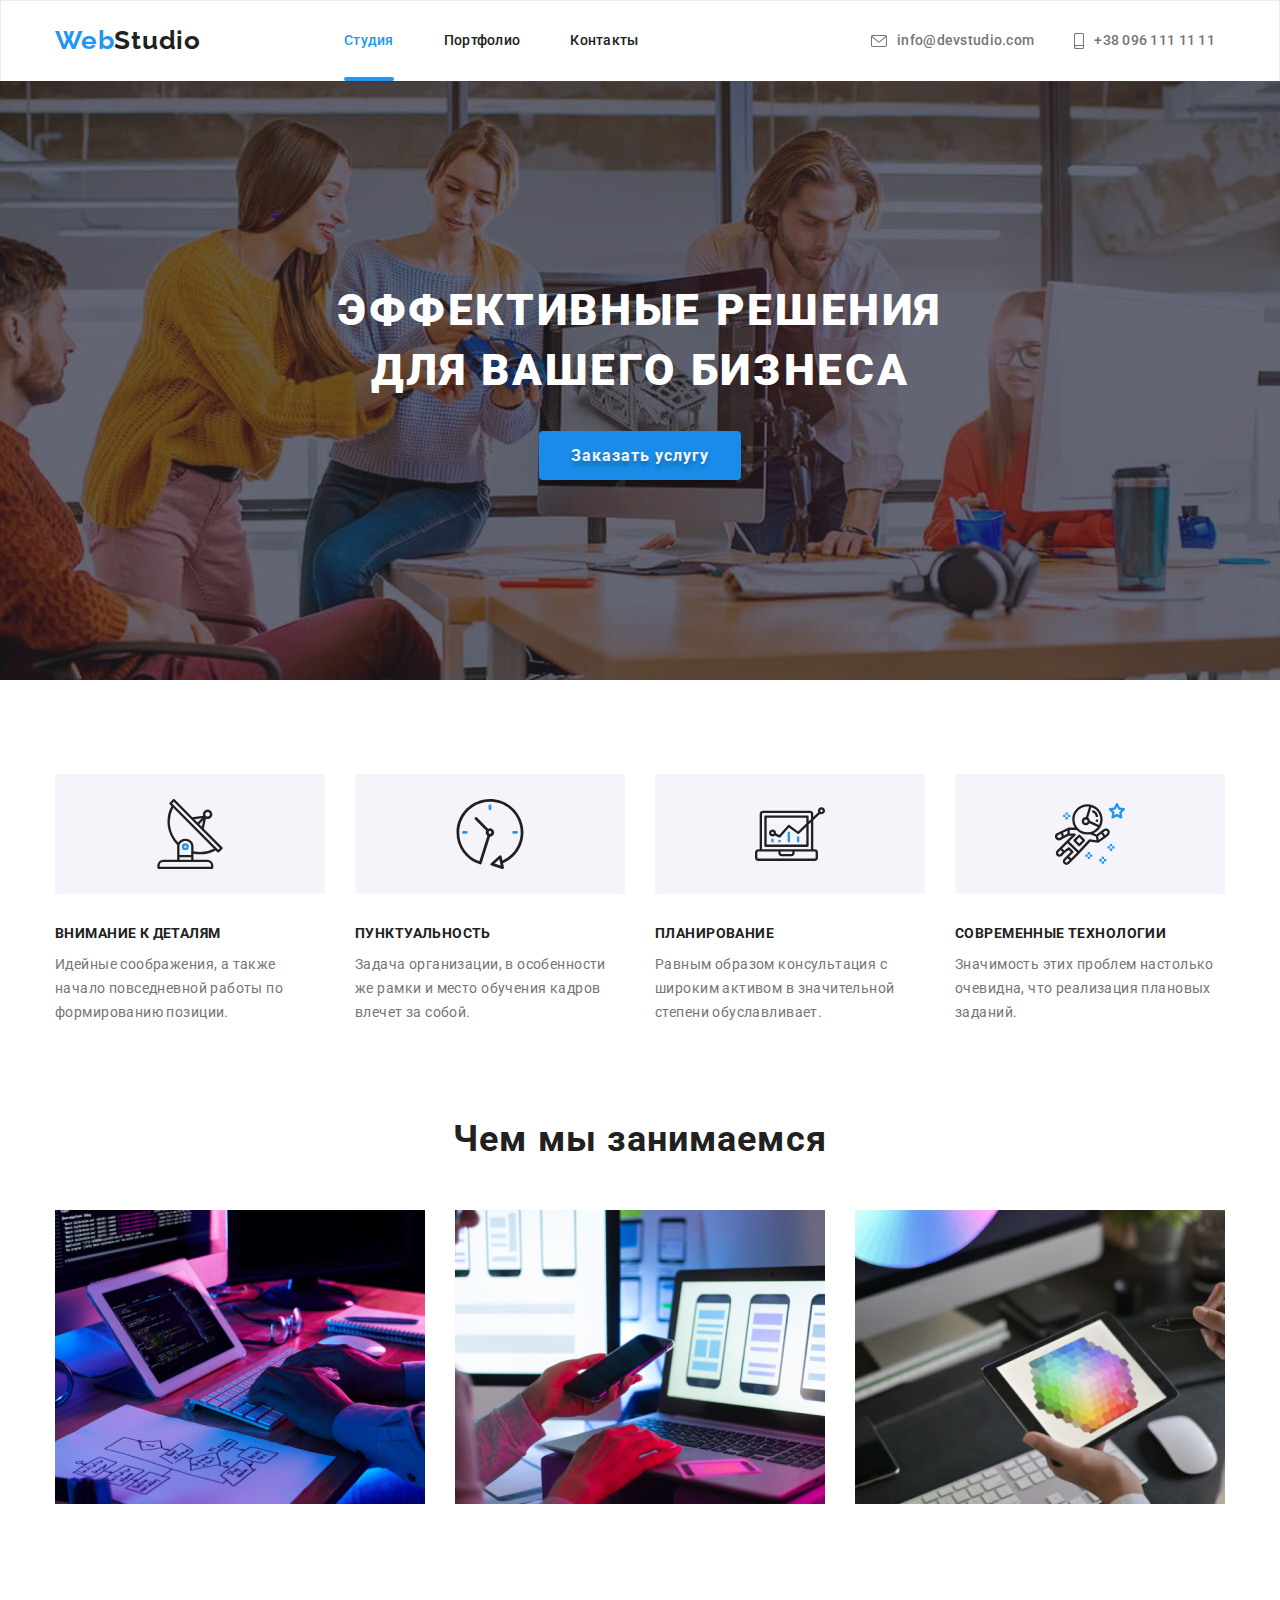
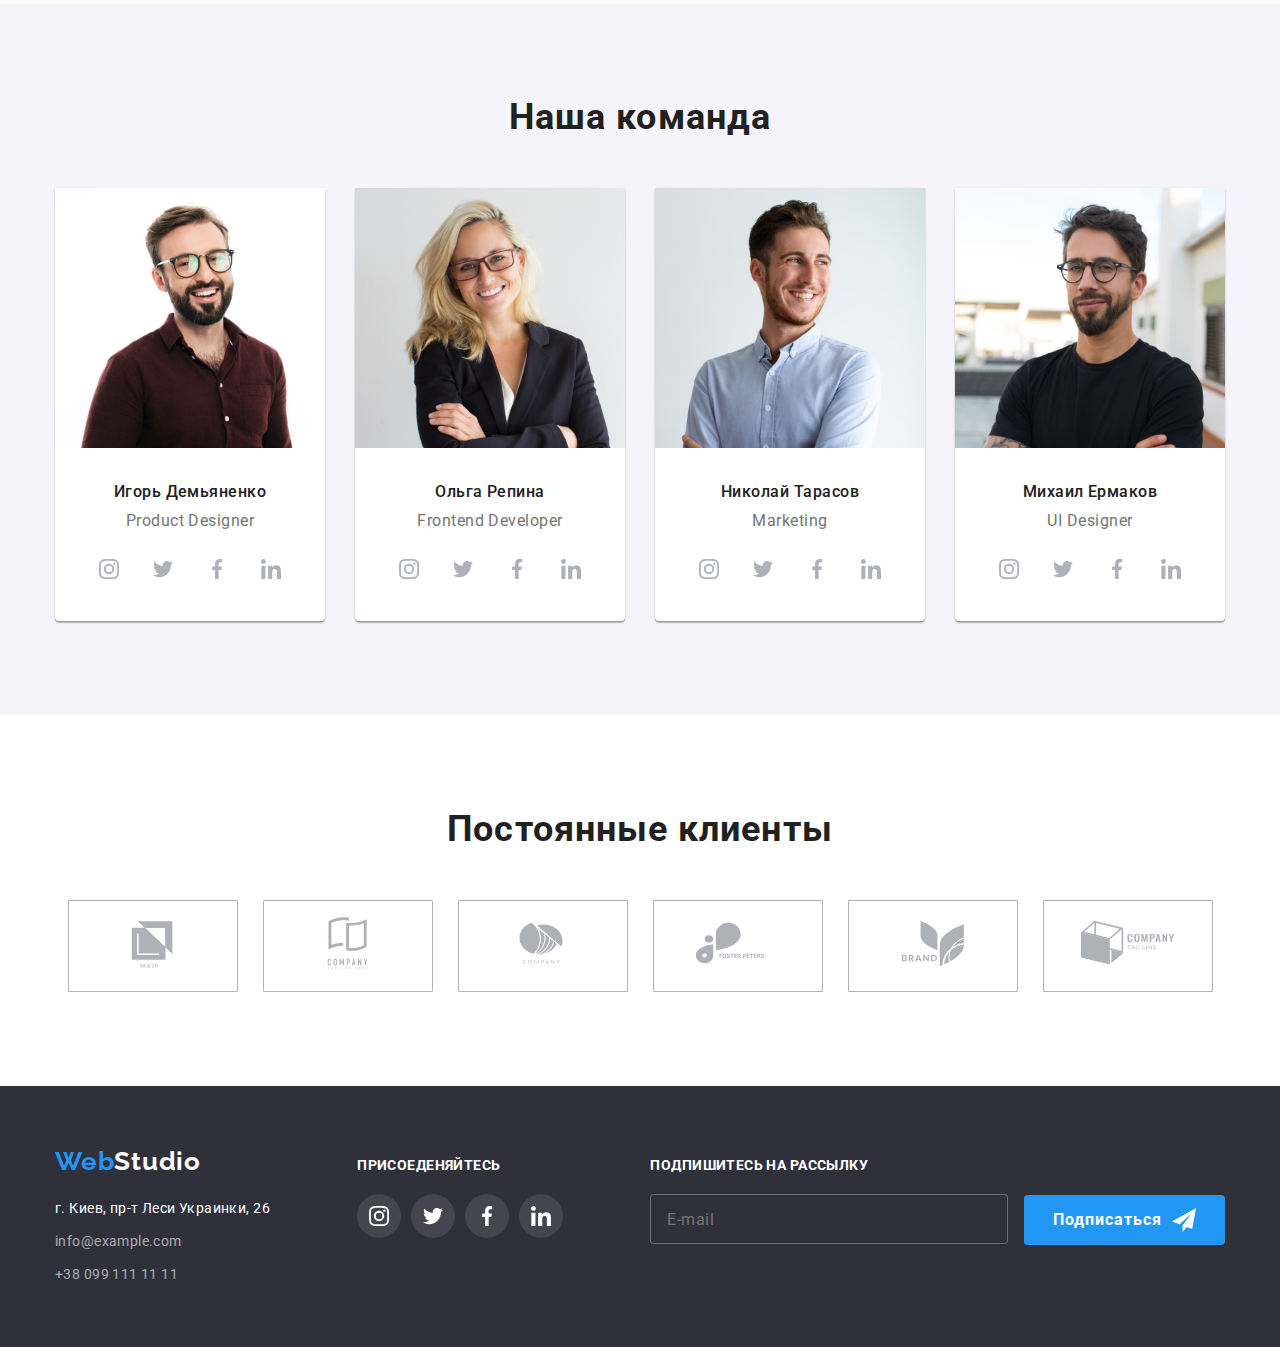
<file: index.html>
<!DOCTYPE html>
<html lang="ru">
<head>
    <meta charset="UTF-8">
    <meta http-equiv="X-UA-Compatible" content="IE=edge">
    <meta name="viewport" content="width=device-width, initial-scale=1.0">
    <title> Студия</title>
    <link rel="preconnect" href="https://fonts.googleapis.com"> 
    <link rel="preconnect" href="https://fonts.gstatic.com" crossorigin> 
    <link href="https://fonts.googleapis.com/css2?family=Raleway:wght@700&family=Roboto:wght@400;500;700;900&display=swap" rel="stylesheet">
    <link rel="stylesheet" href="https://cdnjs.cloudflare.com/ajax/libs/modern-normalize/1.1.0/modern-normalize.min.css">
    <link rel="stylesheet" href="css/style.css">
</head>

<body>
<!-- Header section-->
    <header class="header-section">
        <div class="full-head container">
            <nav class="nav-head">
                <a class="logo" href="index.html"> <span class="logo-web">Web</span>Studio</a>
                <ul class="header-list">
                    <li class="header-item"><a class="home-links current" href="index.html">Студия</a></li>
                    <li class="header-item"><a class="header-links" href="portfolio.html">Портфолио</a></li>
                    <li class="header-item"><a class="header-links" href="">Контакты</a></li>
                </ul>
            </nav> 
                <ul class="list-contacts">
                    <li class="item-contacts">
                        <a class="button-contacts" href="mailto:info@devstudio.com">
                            <svg class="button-svg" width=16px height=12px>
                                <use href="./images/icon/icons.svg#icon-envelope"></use>
                            </svg>
                            info@devstudio.com
                        </a>
                    </li>
                    <li class="item-contacts">
                        <a class="button-contacts" href="tel:+380961111111">
                            <svg class="button-svg" width=10px height=16px>
                                <use href="./images/icon/icons.svg#icon-smartphone"></use>
                            </svg>
                            +38 096 111 11 11
                        </a>
                    </li>
                </ul>
        </div>
           
    </header>

<!--Main section-->

    <main>

    <!--Service order section-->
        <section class="services-section overlay">
            <div class="container">
                           
            <h1 class="services-head">Эффективные решения для вашего бизнеса</h1>
            <button data-modal-open class="services-button" type="button">Заказать услугу</button>
            </div>
        </section>

    <!--Characteristics section-->
        <section class="characteristics-section">
            <div class="container">
            <h2 class="hidden">Преимущества</h2>
                <ul class="characteristics-list">
                    <li class="item">
                        <div class="characteristics-button">
                            <svg class="characteristics-svg" width=70px height=70px>
                                <use href="./images/icon/icons.svg#icon-antenna"></use>
                            </svg>
                        </div>
                        <h3 class="characteristics-head">Внимание к деталям</h3>
                        <p class="characteristics-text">Идейные соображения, а также начало повседневной работы по формированию позиции.</p>
                    </li>
                    <li class="item">
                        <div class="characteristics-button">
                            <svg class="characteristics-svg" width=70px height=70px>
                                <use href="./images/icon/icons.svg#icon-clock"></use>
                            </svg>
                        </div>
                        <h3 class="characteristics-head">Пунктуальность</h3>
                        <p class="characteristics-text">Задача организации, в особенности же рамки и место обучения кадров влечет за собой.</p>
                    </li>
                    <li class="item">
                        <div class="characteristics-button">
                            <svg class="characteristics-svg" width=70px height=70px>
                                <use href="./images/icon/icons.svg#icon-diagram"></use>
                            </svg>
                        </div>
                        <h3 class="characteristics-head">Планирование</h3>
                        <p class="characteristics-text">Равным образом консультация с широким активом в значительной степени обуславливает.</p>
                    </li>
                    <li class="item">
                        <div class="characteristics-button">
                            <svg class="characteristics-svg" width=70px height=70px>
                                <use href="./images/icon/icons.svg#icon-astronaut"></use>
                            </svg>
                        </div>
                        <h3 class="characteristics-head">Современные технологии</h3>
                        <p class="characteristics-text">Значимость этих проблем настолько очевидна, что реализация плановых заданий.</p>
                    </li>
                </ul>
            </div>
        </section>
    <!--Catalog section-->
        <section class="catalog-section">
            <div class="container">
                <h2 class="catalog-head">Чем мы занимаемся</h2>
                <ul class="catalog-list">
                    <li class="catalog-item">
                        <div class="catalog-card">
                            <img src="./images/box1.jpg" alt="Програмирование" width="370">
                            <div class="button-cont">
                                <button class="catalog-button">
                                    ДЕСКТОПНЫЕ ПРИЛОЖЕНИЯ
                                </button>
                            </div>
                        </div>
                    </li>
                    <li class="catalog-item">
                        <div class="catalog-card">
                            <img src="./images/box2.jpg" alt="Настройка приложения" width="370">
                            <div class="button-cont">
                                <button class="catalog-button">
                                    МОБИЛЬНЫЕ ПРИЛОЖЕНИЯ
                                </button>
                            </div>
                        </div>
                    </li>
                    <li class="catalog-item">
                        <div class="catalog-card">
                            <img src="./images/box3.jpg" alt="Выбор ццвета" width="370"> 
                            <div class="button-cont">
                                <button class="catalog-button">
                                    ДИЗАЙНЕРСКИЕ РЕШЕНИЯ 
                                </button>
                            </div>
                        </div>
                    </li>
                </ul>
            </div>
        </section>
        
    <!--Team section-->      
        <section class="team-section ">
            <div class="team-block container">
                    <h2 class="team-head">Наша команда</h2>
                <ul class="team-list">
                    <li class="team">
                        <img src="./images/product-designer.jpg" alt="дизайнер продукта" width="270">
                        <div class="card-text">
                            <h3 class="third-head">Игорь Демьяненко</h3>
                            <p class="team-text">Product Designer</p>
                        </div>
                <ul class="social-list">
                            <li class="social-links">
                                <a class="social-button" href="">
                                    <svg class="social-svg" width=20px height=20px>
                                        <use href="./images/icon/icons.svg#icon-instagram"></use>
                                    </svg>
                                </a>
                            </li>
                            <li class="social-links">
                                <a class="social-button" href="">
                                    <svg class="social-svg" width=20px height=20px>
                                        <use href="./images/icon/icons.svg#icon-twitter"></use>
                                    </svg>
                                </a>
                            </li>
                            <li class="social-links">
                                <a class="social-button" href="">
                                    <svg class="social-svg" width=20px height=20px>
                                        <use href="./images/icon/icons.svg#icon-facebook"></use>
                                    </svg>
                                </a>
                            </li>
                            <li class="social-links">
                                <a class="social-button" href="">
                                    <svg class="social-svg" width=20px height=20px>
                                        <use href="./images/icon/icons.svg#icon-linkedin"></use>
                                    </svg>
                                </a>
                            </li>
                        </ul>
                    </li>
                    <li class="team">
                        <img src="./images/frontend-developer.jpg" alt="разработчик внешнего интерфеса" width="270" >
                        <div class="card-text">
                            <h3 class="third-head">Ольга Репина</h3>
                            <p class="team-text">Frontend Developer</p>                          
                        </div>
                        <ul class="social-list">
                            <li class="social-links">
                                <a class="social-button" href="">
                                    <svg class="social-svg" width=20px height=20px>
                                        <use href="./images/icon/icons.svg#icon-instagram"></use>
                                    </svg>
                                </a>
                            </li>
                            <li class="social-links">
                                <a class="social-button" href="">
                                    <svg class="social-svg" width=20px height=20px>
                                        <use href="./images/icon/icons.svg#icon-twitter"></use>
                                    </svg>
                                </a>
                            </li>
                            <li class="social-links">
                                <a class="social-button" href="">
                                    <svg class="social-svg" width=20px height=20px>
                                        <use href="./images/icon/icons.svg#icon-facebook"></use>
                                    </svg>
                                </a>
                            </li>
                            <li class="social-links">
                                <a class="social-button" href="">
                                    <svg class="social-svg" width=20px height=20px>
                                        <use href="./images/icon/icons.svg#icon-linkedin"></use>
                                    </svg>
                                </a>
                            </li>
                        </ul>
                    </li>
                    <li class="team"> 
                        <img src="./images/marketing.jpg" alt="маркетолог" width="270">
                        <div class="card-text">
                            <h3 class="third-head">Николай Тарасов</h3>
                            <p class="team-text"> Marketing</p>
                        </div>
                        <ul class="social-list">
                            <li class="social-links">
                                <a class="social-button" href="">
                                    <svg class="social-svg" width=20px height=20px>
                                        <use href="./images/icon/icons.svg#icon-instagram"></use>
                                    </svg>
                                </a>
                            </li>
                            <li class="social-links">
                                <a class="social-button" href="">
                                    <svg class="social-svg" width=20px height=20px>
                                        <use href="./images/icon/icons.svg#icon-twitter"></use>
                                    </svg>
                                </a>
                            </li>
                            <li class="social-links">
                                <a class="social-button" href="">
                                    <svg class="social-svg" width=20px height=20px>
                                        <use href="./images/icon/icons.svg#icon-facebook"></use>
                                    </svg>
                                </a>
                            </li>
                            <li class="social-links">
                                <a class="social-button" href="">
                                    <svg class="social-svg" width=20px height=20px>
                                        <use href="./images/icon/icons.svg#icon-linkedin"></use>
                                    </svg>
                                </a>
                            </li>
                        </ul>
                        </li>
                    <li class="team">
                        <img src="./images/ui-designer.jpg" alt="дизайнер" width="270">
                        <div class="card-text"> 
                            <h3 class="third-head">Михаил Ермаков</h3>
                            <p class="team-text">UI Designer</p>
                        </div>
                        <ul class="social-list">
                            <li class="social-links">
                                <a class="social-button" href="">
                                    <svg class="social-svg" width=20px height=20px>
                                        <use href="./images/icon/icons.svg#icon-instagram"></use>
                                    </svg>
                                </a>
                            </li>
                            <li class="social-links">
                                <a class="social-button" href="">
                                    <svg class="social-svg" width=20px height=20px>
                                        <use href="./images/icon/icons.svg#icon-twitter"></use>
                                    </svg>
                                </a>
                            </li>
                            <li class="social-links">
                                <a class="social-button" href="">
                                    <svg class="social-svg" width=20px height=20px>
                                        <use href="./images/icon/icons.svg#icon-facebook"></use>
                                    </svg>
                                </a>
                            </li>
                            <li class="social-links">
                                <a class="social-button" href="">
                                    <svg class="social-svg" width=20px height=20px>
                                        <use href="./images/icon/icons.svg#icon-linkedin"></use>
                                    </svg>
                                </a>
                            </li>
                        </ul>
                    </li>
                </ul>
            </div>
        </section>
<!--Regular customer section-->
<section class="customers-section">
    <div class="regular-customers container">
        <h2 class="customers-head">Постоянные клиенты</h2>
        <ul class="customers-list">
            <li class="customers-link">
                <a href="customers-svg">
                    <svg class="" width=106px height=60px>
                        <use href="./images/icon/icons.svg#icon-client"></use>
                    </svg>
                </a>
            </li>
            <li class="customers-link">
                <a href="customers-svg">
                    <svg class="customers-svg" width=106px height=60px>
                        <use href="./images/icon/icons.svg#icon-client2"></use>
                    </svg>
                </a>
            </li>
            <li class="customers-link">
                <a href="customers-svg">
                    <svg class="customers-svg" width=106px height=60px>
                        <use href="./images/icon/icons.svg#icon-client3"></use>
                    </svg>
                </a>
            </li>
            <li class="customers-link">
                <a href="customers-svg">
                    <svg class="" width=106px height=60px>
                        <use href="./images/icon/icons.svg#icon-client4"></use>
                    </svg>
                </a>
            </li>
            <li class="customers-link">
                <a href="customers-svg">
                    <svg class="" width=106px height=60px>
                        <use href="./images/icon/icons.svg#icon-client5"></use>
                    </svg>
                </a>
            </li>
            <li class="customers-link">
                <a href="customers-svg">
                    <svg class="" width=106px height=60px>
                        <use href="./images/icon/icons.svg#icon-client6"></use>
                    </svg>
                </a>
            </li>
        </ul>
    </div>
</section>
    </main>
<!--Footer section-->
    <footer class="footer-section">
        <div class="footer-nav container">
            <div class="double-nav">
                <a class="logo-footer" href="index.html"><span class="logo-web">Web</span>Studio</a>
                    <address class="footer-data"> 
                        <p class="footer-address">г. Киев, пр-т Леси Украинки, 26</p>
                            <a class="footer-contacts" href="mailto:info@example.com">info@example.com</a>
                            <a class="footer-contacts" href="tel:+380991111111">+38 099 111 11 11</a>
                    </address>            
            </div>
                <div class="footer-social">
                    <p class="social-text"> ПРИСОЕДЕНЯЙТЕСЬ</p>
                    <ul class="footer-links">
                        <li class="social-links">
                            <a class="footer-card " href="">
                                <svg class="footer-svg" width=20px height=20px>
                                    <use href="./images/icon/icons.svg#icon-instagram"></use>
                                </svg>
                            </a>
                        </li>
                        <li class="social-links">
                            <a class="footer-card" href="">
                                <svg class="footer-svg" width=20px height=20px>
                                    <use href="./images/icon/icons.svg#icon-twitter"></use>
                                </svg>
                            </a>
                        </li>
                        <li class="social-links">
                            <a class="footer-card" href="">
                                <svg class="footer-svg" width=20px height=20px>
                                    <use href="./images/icon/icons.svg#icon-facebook"></use>
                                </svg>
                            </a>
                        </li>
                        <li class="social-links">
                            <a class="footer-card" href="">
                                <svg class="footer-svg" width=20px height=20px>
                                    <use href="./images/icon/icons.svg#icon-linkedin"></use>
                                </svg>
                            </a>
                        </li>
                    </ul>
                </div>
            
            <div class="footer-sub">
                <p class="social-text">ПOДПИШИТЕСЬ НА РАССЫЛКУ </p>
                <input class="footer-input" type="email" name="email" id="email" placeholder="E-mail">
                <label class="input-text" for="email"></label>
                <button data-modal-open class="button-sub" type="button">Подписаться
                    <svg class="sub-svg" width=24px height=24px >
                        <use href="./images/icon/icons.svg#icon-send"></use>
                    </svg>
                </button>
            </div>
        </div>
    </footer>

<!--Modal form-->   
    <div class="backdrop is-hidden" data-modal>
        <div class="modal">

            <button class="modal-button">
                <svg class="modal-svg" width=18px height=18px data-modal-close      >
                    <use href="./images/icon/icons.svg#icon-close"></use>
                </svg>
                </button>

                <form class="js-speaker-form" autocomplete="on">
                    <p class="form-head" >Оставьте свои данные, мы вам перезвоним</p>
                    <div class="form-list"> 
                        <div class="form-item">
                            <label class="form-name" for="name"> Имя</label>
                            <input class="form-input" type="text" name="name" id="name">
                            <svg class="form-svg" width=18px height=18px>
                                <use href="./images/icon/icons.svg#icon-person"></use>
                            </svg>
                        </div>
                        <div class="form-item">
                            <label class="form-name" for="tel">Телефон </label>
                            <input class="form-input" type="tel" name="tel" id="tel">
                            <svg class="form-svg" width=18px height=18px>
                                <use href="./images/icon/icons.svg#icon-phone"></use>
                            </svg>
                        </div>
                        <div class="form-item">
                            <label class="form-name" for="mail"> Почта</label>
                            <input class="form-input" type="email" name="mail" id="mail">
                            <svg class="form-svg" width=18px height=18px>
                                <use href="./images/icon/icons.svg#icon-email"></use>
                            </svg>
                        </div>
                        <div class="form-item">
                            <label class="form-name" for="comment">Комментарий</label>
                            <textarea class="form-textarea" name="comment" id="comment" cols="30" rows="8" placeholder="Введите текст"></textarea>
                        </div>
                    </div>
                
                        <label class="label">
                            <input class="checkbox" type="checkbox" name="label">
                            <span class="icon"></span>
                            <span>Соглашаюсь с рассылкой и принимаю</span>
                
                            <a class="policy-link" href="">Условия договора</a>
                        </label>                     
                        <button type="submit" class="form-button">Отправить</button>
                </form>
        </div>
    </div>

    <script src="./js/speaker.js"></script>
    <script src="./js/modal.js"></script>
</body>
</html>
</file>
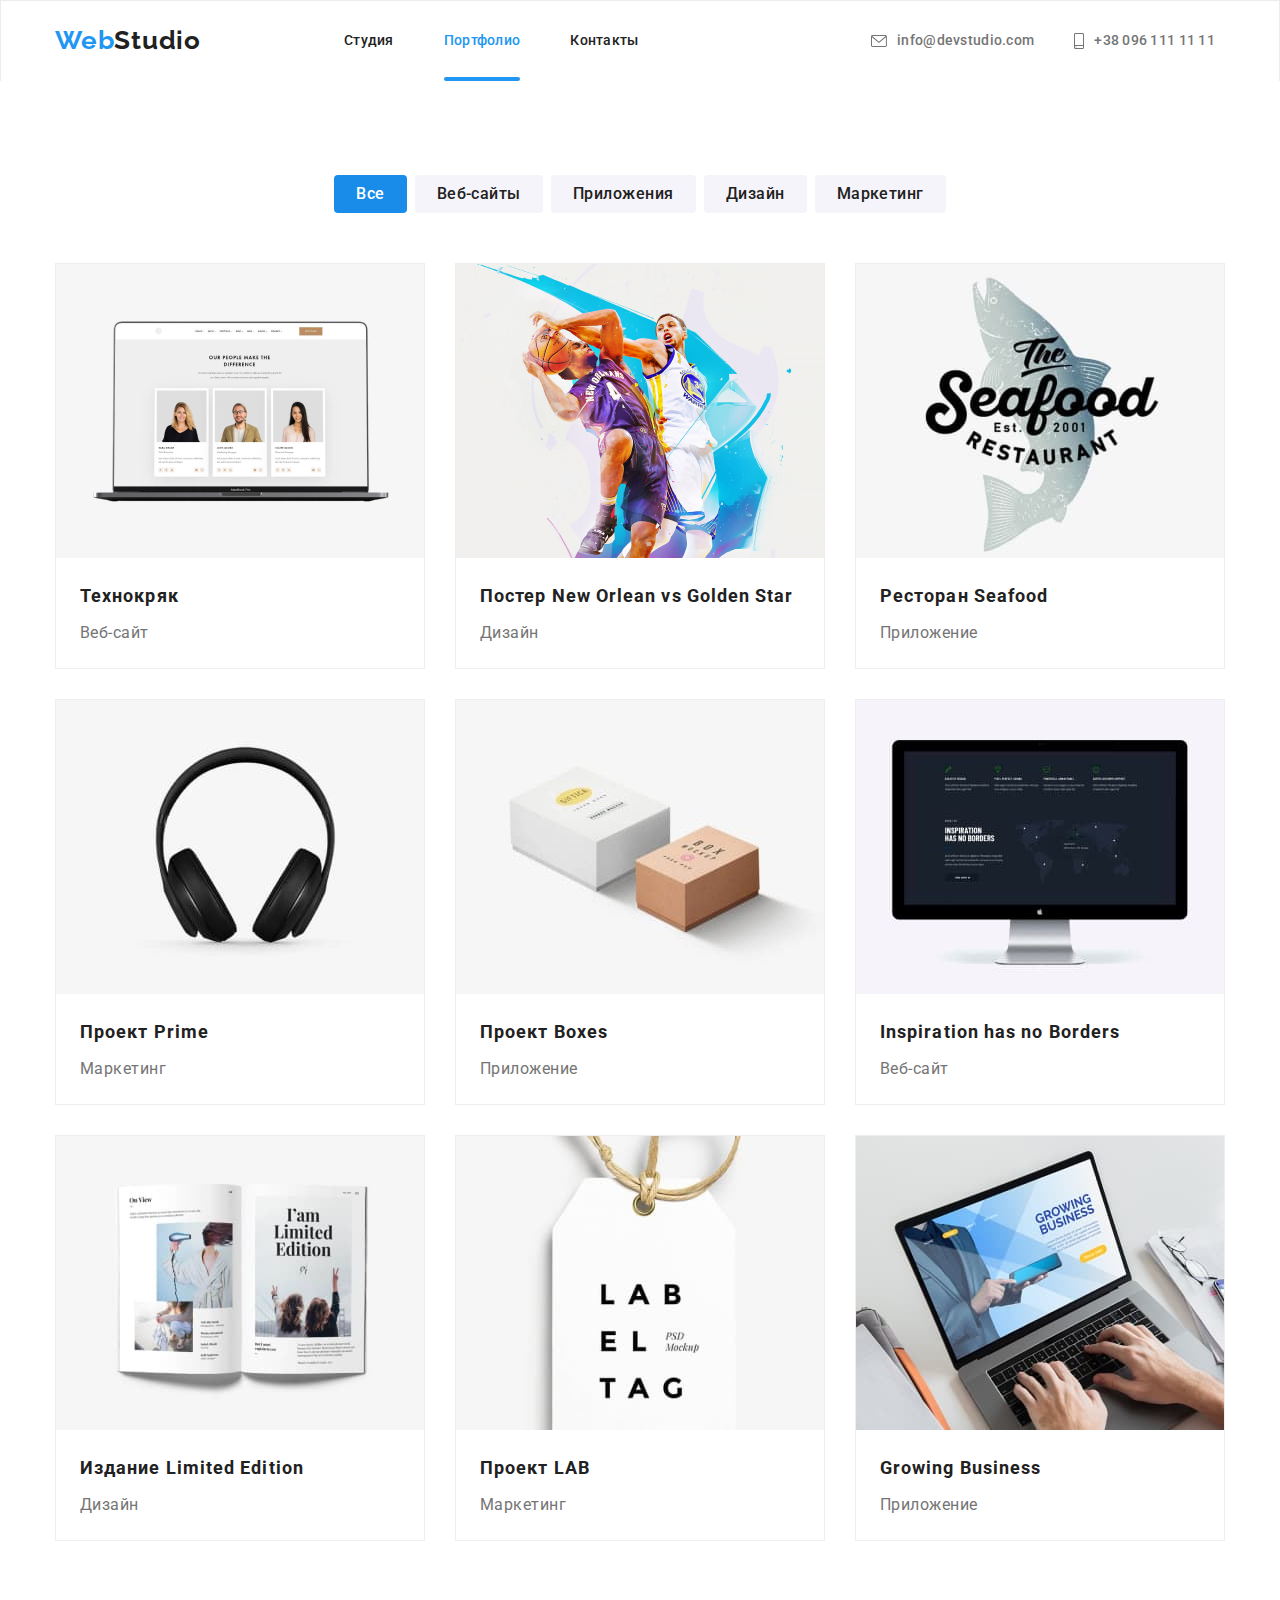
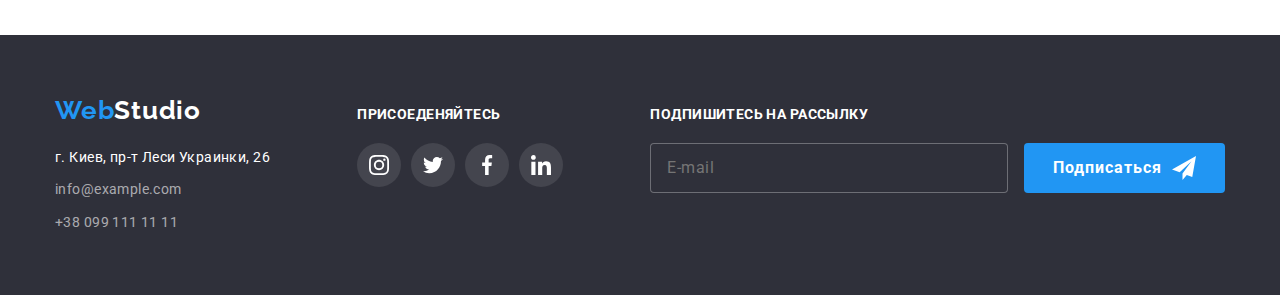
<file: portfolio.html>
<!DOCTYPE html>
<html lang="ru">
<head>
    <meta charset="UTF-8">
    <meta http-equiv="X-UA-Compatible" content="IE=edge">
    <meta name="viewport" content="width=device-width, initial-scale=1.0">
    <title>Портфолио</title>
    <link rel="preconnect" href="https://fonts.googleapis.com"> 
    <link rel="preconnect" href="https://fonts.gstatic.com" crossorigin> 
    <link href="https://fonts.googleapis.com/css2?family=Raleway:wght@700&family=Roboto:wght@400;500;700;900&display=swap" rel="stylesheet">
    <link rel="stylesheet" href="https://cdnjs.cloudflare.com/ajax/libs/modern-normalize/1.1.0/modern-normalize.min.css">
    <link rel="stylesheet" href="css/style.css">
</head>
<body>

<!--Header section-->

<header class="header-section">
    <div class="full-head container">
        <nav class="nav-head">
            <a class="logo" href="index.html"> <span class="logo-web">Web</span>Studio</a>
            <ul class="header-list">
                <li class="header-item"><a class="header-links" href="index.html">Студия</a>
                </li>
                <li class="header-item"><a class="home-links current" href="portfolio.html">Портфолио</a></li>
                <li class="header-item"><a class="header-links" href="">Контакты</a></li>
            </ul>
        </nav>
        <ul class="list-contacts">
            <li class="item-contacts">
                <a class="button-contacts" href="mailto:info@devstudio.com">
                    <svg class="button-svg" width=16px height=12px>
                        <use href="./images/icon/icons.svg#icon-envelope"></use>
                    </svg>
                    info@devstudio.com
                </a>
            </li>
            <li class="item-contacts">
                <a class="button-contacts" href="tel:+380961111111">
                    <svg class="button-svg" width=10px height=16px>
                        <use href="./images/icon/icons.svg#icon-smartphone"></use>
                    </svg>
                    +38 096 111 11 11
                </a>
            </li>
        </ul>
    </div>
</header>

<!--Main section-->
    <main>
        <h1 class="hidden">Услуги</h1>
        <section class="button-link">
            <div class="link-section">
                <h2 class="hidden">Разделы услуг</h2>           
                <ul class="button-list">
                    <li class="item"><button class="main-button current" type="button">Все</button></li>
                    <li class="item"><button class="main-button"  type="button">Веб-сайты</button></li>
                    <li class="item"><button class="main-button" type="button">Приложения</button></li>
                    <li class="item"><button class="main-button" type="button">Дизайн</button></li>
                    <li class="item"><button class="main-button" type="button">Маркетинг</button></li>
                </ul>
                <ul class="section-list container">
                
                    <li class="card">
                        <article class="product-card">                          
                            <div class="product-info">
                                <img src="./images/img1.jpg" alt="Разработка веб-сайтов" width="370">
                                    <div class="product-overlay">
                                        <div class="specificity-product">
                                            <p class="product-text">
                                                Технокряк это современная площадка распространения коронавируса. Компании используют эту платформу для цифрового
                                                шпионажа и атак на защищённые сервера конкурентов.
                                            </p>
                                        </div>
                                    </div>
                                </div>
                                <div class="text-card">
                                    <h3 class="card-head">Технокряк</h3>
                                    <p class="primary-text"> Веб-сайт</p>
                                </div>
                            
                        </article>
                    </li>
                
                    <li class="card">
                        <article class="product-card">
                            <div class="product-info">
                                <img src="./images/img2.jpg" alt="Дизайн постеров" width="370">
                                    <div class="product-overlay">
                                        <div class="specificity-product">
                                            <p class="product-text">
                                                Технокряк это современная площадка распространения коронавируса. Компании используют эту платформу для
                                                цифрового
                                                шпионажа и атак на защищённые сервера конкурентов.
                                            </p>
                                        </div>
                                    </div>
                            </div>
                                <div class="text-card">
                                    <h3 class="card-head">Постер New Orlean vs Golden Star</h3>
                                    <p class="primary-text"> Дизайн</p>
                                </div>
                        </article>
                    </li>
                
                    <li class="card">
                        <article class="product-card">
                            <div class="product-info">
                                <img src="./images/img3.jpg" alt="Разработка приложений" width="370">
                                <div class="product-overlay">
                                    <div class="specificity-product">
                                        <p class="product-text">
                                            Технокряк это современная площадка распространения коронавируса. Компании используют эту платформу для
                                            цифрового
                                            шпионажа и атак на защищённые сервера конкурентов.
                                        </p>
                                    </div>
                                </div>
                            </div>
                            <div class="text-card">
                                <h3 class="card-head"> Ресторан Seafood</h3>
                                <p class="primary-text"> Приложение</p>
                            </div>
                        </article>
                    </li>
                
                    <li class="card">
                        <article class="product-card" >
                            <div class="product-info">
                                <img src="./images/img4.jpg" alt="Маркетинговые услуги" width="370">
                                <div class="product-overlay">
                                    <div class="specificity-product">
                                        <p class="product-text">
                                            Технокряк это современная площадка распространения коронавируса. Компании используют эту платформу для
                                            цифрового
                                            шпионажа и атак на защищённые сервера конкурентов.
                                        </p>
                                    </div>
                                </div>
                            </div>
                            <div class="text-card">
                                <h3 class="card-head">Проект Prime</h3>
                                <p class="primary-text"> Маркетинг</p>
                            </div>
                        </article>
                    </li>
                
                    <li class="card">
                        <article class="product-card">
                            <div class="product-info">
                                <img src="./images/img5.jpg" alt="Разработка приложений" width="370">
                                <div class="product-overlay">
                                    <div class="specificity-product">
                                        <p class="product-text">
                                            Технокряк это современная площадка распространения коронавируса. Компании используют эту платформу для
                                            цифрового
                                            шпионажа и атак на защищённые сервера конкурентов.
                                        </p>
                                    </div>
                                </div>
                            </div>
                            <div class="text-card">
                                <h3 class="card-head">Проект Boxes</h3>
                                <p class="primary-text"> Приложение</p>
                            </div>
                        </article>
                    </li>
                
                    <li class="card">
                        <article class="product-card">
                            <div class="product-info">
                                <img src="./images/img6.jpg" alt="Разработка веб-сайтов" width="370">
                                <div class="product-overlay">
                                    <div class="specificity-product">
                                        <p class="product-text">
                                            Технокряк это современная площадка распространения коронавируса. Компании используют эту платформу для
                                            цифрового
                                            шпионажа и атак на защищённые сервера конкурентов.
                                        </p>
                                    </div>
                                </div>
                            </div>
                            <div class="text-card">
                                <h3 class="card-head">Inspiration has no Borders</h3>
                                <p class="primary-text"> Веб-сайт</p>
                            </div>
                        </article>
                    </li>
                
                    <li class="card">
                        <article class="product-card">
                            <div class="product-info">
                                <img src="./images/img7.jpg" alt="Дизайн книг" width="370">
                                <div class="product-overlay">
                                    <div class="specificity-product">
                                        <p class="product-text">
                                            Технокряк это современная площадка распространения коронавируса. Компании используют эту платформу для
                                            цифрового
                                            шпионажа и атак на защищённые сервера конкурентов.
                                        </p>
                                    </div>
                                </div>
                            </div>
                            <div class="text-card">
                                <h3 class="card-head">Издание Limited Edition</h3>
                                <p class="primary-text"> Дизайн</p>
                            </div>
                        </article>
                    </li>
                
                    <li class="card">
                        <article class="product-card">
                            <div class="product-info">
                                <img src="./images/img8.jpg" alt="Маркетинговые услуги" width="370">
                                <div class="product-overlay">
                                    <div class="specificity-product">
                                        <p class="product-text">
                                            Технокряк это современная площадка распространения коронавируса. Компании используют эту платформу для
                                            цифрового
                                            шпионажа и атак на защищённые сервера конкурентов.
                                        </p>
                                    </div>
                                </div>
                            </div>
                            <div class="text-card">
                                <h3 class="card-head">Проект LAB</h3>
                                <p class="primary-text"> Маркетинг</p>
                            </div>
                        </article>
                    </li>
                
                    <li class="card">
                        <article class="product-card">
                            <div class="product-info">
                                <img src="./images/img9.jpg" alt="Разработка приложений" width="370">
                                <div class="product-overlay">
                                    <div class="specificity-product">
                                        <p class="product-text">
                                            Технокряк это современная площадка распространения коронавируса. Компании используют эту платформу для
                                            цифрового
                                            шпионажа и атак на защищённые сервера конкурентов.
                                        </p>
                                    </div>
                                </div>
                            </div>
                            <div class="text-card">
                                <h3 class="card-head">Growing Business</h3>
                                <p class="primary-text"> Приложение</p>
                            </div>
                        </article>
                    </li>
                </ul>
            </div>
        </section>

    </main>

<!--Footer section-->
   
    <footer class="footer-section">
        <div class="footer-nav container">
            <div class="double-nav">
                <a class="logo-footer" href="index.html"><span class="logo-web">Web</span>Studio</a>
                <address class="footer-data">
                    <p class="footer-address">г. Киев, пр-т Леси Украинки, 26</p>
                    <a class="footer-contacts" href="mailto:info@example.com">info@example.com</a>
                    <a class="footer-contacts" href="tel:+380991111111">+38 099 111 11 11</a>
                </address>
            </div>
            <div class="footer-social">
                <p class="social-text"> ПРИСОЕДЕНЯЙТЕСЬ</p>
                <ul class="footer-links">
                    <li class="social-links">
                        <a class="footer-card " href="">
                            <svg class="footer-svg" width=20px height=20px>
                                <use href="./images/icon/icons.svg#icon-instagram"></use>
                            </svg>
                        </a>
                    </li>
                    <li class="social-links">
                        <a class="footer-card" href="">
                            <svg class="footer-svg" width=20px height=20px>
                                <use href="./images/icon/icons.svg#icon-twitter"></use>
                            </svg>
                        </a>
                    </li>
                    <li class="social-links">
                        <a class="footer-card" href="">
                            <svg class="footer-svg" width=20px height=20px>
                                <use href="./images/icon/icons.svg#icon-facebook"></use>
                            </svg>
                        </a>
                    </li>
                    <li class="social-links">
                        <a class="footer-card" href="">
                            <svg class="footer-svg" width=20px height=20px>
                                <use href="./images/icon/icons.svg#icon-linkedin"></use>
                            </svg>
                        </a>
                    </li>
                </ul>
            </div>
            <div class="footer-sub">
                <p class="social-text">ПOДПИШИТЕСЬ НА РАССЫЛКУ </p>
                <input class="footer-input" type="email" name="email" id="email" placeholder="E-mail">
                <label class="input-text" for="email" ></label>
                <button data-modal-open class="button-sub" type="button">Подписаться
                    <svg class="sub-svg" width=24px height=24px>
                        <use href="./images/icon/icons.svg#icon-send"></use>
                    </svg>
                </button>
            </div>
            </div>

    </footer>
</body>
</html>
</file>
<file: css/style.css>
:root{
    --head-text:#212121;
    --accent-text:#2196F3;
    --primary-text:#757575;
    --primary-color: #FFFFFF;
    --tomato-color: #DD5F18;
    --address-text:color: rgba(255, 255, 255, 0.6);
    --background-button: #188CE8;
    --button-color: #F5F4FA;
    --border-color: #EEEEEE;
    --footer-background:#2F303A;
    --social-link: #AFB1B8;
    --footer-link: #44454E;
    --header-line: #ECECEC;
}
html{
    box-sizing: border-box ;
}
*,
*::before,
*::after {
  box-sizing: border-box;
}

body{
    font-family: 'Raleway', sans-serif;
    font-family: 'Roboto', sans-serif;
    color: var(--primary-text);
}
ul{
    list-style: none;
    padding: 0;
    margin: 0;
}
a{
    text-decoration: none;
}
.container{
    max-width: 1200px;
    margin: 0 auto;
    padding-left: 15px;
    padding-right: 15px;
}
.overlay{
    max-width: 1600px;

 
    background-image: linear-gradient(to right,
     rgba(47, 48, 58, 0.4),
     rgba(47, 48, 58, 0.4)), url(../images/hero.jpg);
     background-size: cover;
     background-position: center;
     background-color: var(--footer-background); 
    
}
.hidden{
  position: absolute;
  width: 1px;
  height: 1px;
  margin: -1px;
  padding: 0;
  overflow: hidden;
  border: 0;
  clip: rect(0 0 0 0)
}

h3{
    display: inline;
    color: var(--head-text);
    font-weight: 700;
    font-size: 18px;
    line-height: 2;
    letter-spacing: 0.06em;
}

/*Header-section*/

    .header-section{
        border: 1px solid var(--header-line);
        background-color:var(--primary-color);
        border-bottom: var(--header-line);       

        }
        .full-head{
        display: flex;
        justify-content: space-between;
        }
        
    .nav-head{
        display:flex ;
        align-items: center;  
    }
    .header-list{
        margin-bottom: 0px;
        margin-top: 0px;
        padding-left: 0px;
        padding-right: 0px;       
        display: flex;  
        position: relative;
      
    }
    .header-item {
        margin-left: 50px;
        
    }  
    .logo{
        padding-bottom: 25px;
        padding-top: 24px;        
        margin-right: 93px;

        color: var(--head-text);
        font-family: Raleway;
        font-weight: 700;
        font-size: 26px;
        line-height: 1.19;
        letter-spacing: 0.03em;

    }

    .logo:focus{
        color: var(--accent-text);
    }
    .logo-web{
        color: var(--accent-text);
    }

    .logo-web:focus{
        color: var(--accent-text);
    }

/*Header-links*/

    .home-links{

        font-weight: 500;
        font-size: 14px;
        line-height: 1.14;
        letter-spacing: 0.02em;
        display: flex;
        padding-top: 32px;
        padding-bottom: 32px;
        position: relative;

    }

    .home-links::after{
        content: "";
        position: absolute;
        display: block;
        width: 100%;
        height: 4px;
        bottom: 0;
        border-radius: 2px;
        background-color: var(--accent-text);
       
    }
    .home-links.current{
        color: var(--accent-text);
    }
    .home-links:hover{
        color: var(--accent-text);
    }
    .home-links:focus{
        color: var(--accent-text);  
    }

    .header-links{
        color: var(--head-text);
        font-weight: 500;
        font-size: 14px;
        line-height: 1.14;
        letter-spacing: 0.02em;
        display: block;
        padding-top: 32px;
        padding-bottom: 32px;
    }
    .header-links:hover{
        color: var(--accent-text);
    }
    .header-links:focus{
        color: var(--accent-text);  
    }

/*Header-contacts*/


    .list-contacts{
        display: flex;    
        align-items:center;         
    }

    .list-contacts .item-contacts:not(:last-child){
        margin-right: 20px;
    }

    .header-contacts{
        display: block;
        padding-top: 32px;
        padding-bottom: 32px;
       

        color: var(--primary-text);
        font-weight: 500;
        font-size: 14px;
        line-height: 1.14;
        letter-spacing: 0.02em;  
        transition: 250ms cubic-bezier(0.4, 0, 0.2, 1); 
    }
    .header-contacts:hover{
        color: var(--accent-text);
    }
    .header-contacts:focus{
        color: var(--accent-text);
    }
    .item-contacts{
        display: flex;
        align-items: baseline;     
    }
    .item-contacts:last-child {
        padding-left: 0px;

    }

    .button-contacts{
        display: flex;
        align-items: center;      
        background-color: var(--primary-color);
        fill:var(--primary-text) ;
        color: var(--accent-text);
        color:var(--primary-text);
        padding: 10px;
        font-weight: 500;
        font-size: 14px;
        line-height: 1.14;
        letter-spacing: 0.02em;
        transition: 250ms cubic-bezier(0.4, 0, 0.2, 1);
        
        
    }
    .button-contacts:hover{
        fill: var(--accent-text);
        color: var(--accent-text);
        
    }
    .button-svg{
        margin-right: 10px;
    }


/*Main section*/
    .button-link{
        padding: 94px 0;
    }

    .button-list{
        display: flex;
        justify-content: center;
        margin-bottom: 50px;        
    }
    
    .button-list .item + .item{
        margin-left: 8px;
    }  

    .main-button{
        background-color: var(--button-color); 
        color: var(--head-text);
        font-weight: 500;
        font-size: 16px;
        line-height: 1.62;
        letter-spacing: 0.03em;
        cursor: pointer;
        border: none;
        border-radius: 4px;
        padding: 6px 22px;
    }   
    .main-button.current{
    color: var(--primary-color);
    background-color: var(--background-button);
        
    }
    .main-button:hover{
        background-color: var(--accent-text);
        color: var(--primary-color);   
    }
    .main-button:focus{
        background-color: var(--accent-text);
        color: var(--footer-text); 
    }

    .section-list{
        background-color: var(--primary-color);
        display: flex;
        flex-wrap: wrap;
    

    }
    .card{
        margin-bottom: 30px;
        margin-right: 30px;

        background:var(--primary-color);
        border: 1px solid var(--border-color);  
        cursor: pointer;
        
        width: 370px;
    }
    .card:hover{
        box-shadow: 0px 4px 4px rgba(0, 0, 0, 0.25);
    }
    .card:nth-child(3n){
        margin-right: 0px;
    }
    .card:nth-last-child(-n+3){
        margin-bottom: 0px;
    } 

    .product-info{
        display: flex;
        position: relative;
        overflow: hidden;

    }
    .product-overlay{
        position: absolute;
        padding-left: 24px;
        padding-top: 63px;
        padding-bottom: 63px;
        padding-right: 24px;
        opacity: 0;
        top:0;
        left: 0;
         
        background-color: rgba(33, 150, 243, 0.9);
        width: 100%;
        height: 100%;
        transition:  250ms cubic-bezier(0.4, 0, 0.2, 1);
        transform: translateY(100%);
        
    }

    .product-card:hover .product-overlay{
        opacity: 1;
        transform: translateY(0);          
    }
    .product-text{
        margin: 0;
        font-size: 18px;
        line-height: 1.55;       
        letter-spacing: 0.03em;
        color: var(--primary-color);   

    }




    .text-card{        
        padding: 20px 24px;
        background-color: var(--primary-color);
    }
    .card-head{
        margin-top: 0px;
        margin-bottom: 0px;

        color: var(--head-text);
        font-weight: 700;
        font-size: 18px;
        line-height: 2;
        letter-spacing: 0.06em;    
    }
    .primary-text{
        font-size: 16px;
        line-height: 1.87;
        letter-spacing: 0.03em;
        margin-top: 4px;
        margin-bottom: 0px;
    }
    
/*Footer-section*/

    .footer-section{
        background-color: var(--footer-background);
        padding: 60px 0;
    }   
    .footer-nav{
        display: flex;
        align-items: baseline;
        justify-content: space-between;
    }

    .logo-footer{
        color: var(--primary-color);
        font-family: Raleway;
        font-weight: 700;
        font-size: 26px;
        line-height: 1.19;
        letter-spacing: 0.03em;
  
    }

    .logo-footer:focus{
        color: var(--accent-text);
    }
    .footer-data{
        margin-top: 20px;
      
    }
    .footer-address{
        color: var(--primary-color);
        font-style: normal;
        font-style: 400;
        font-size: 14px;
        line-height: 1.71;
        letter-spacing: 0.03em;
        margin-top: 0px;
        margin-bottom: 0px;      
    }
    .contacts-data{
        margin-top: 9px;
        display: block;
    }
    .footer-contacts{
        color: rgba(255, 255, 255, 0.6);
        font-style: normal;
        font-weight: 400;
        font-size: 14px;
        line-height: 1.71;
        letter-spacing: 0.03em;
        margin-top: 9px;
        display: block;
        transition: 250ms cubic-bezier(0.4, 0, 0.2, 1);
    }
    .footer-contacts:hover{
        color: var(--accent-text);
    }
    .footer-contacts:focus{
        color: var(--accent-text);
    }
    .social-text{
        margin-top: 0px;
        margin-bottom: 20px;
        color: var(--primary-color);
        font-weight: 700;
        font-size: 14px;
        line-height: 1.14;
        letter-spacing: 0.03em;
    }
    .footer-links{
        display: flex;
    }
    .footer-card{
        padding: 12px;
        width: 44px;
        height: 44px;
        fill: var(--primary-color);
        background-color: var(--footer-link);
        border: none;
        border-radius: 50%;  
        transition: 250ms cubic-bezier(0.4, 0, 0.2, 1);
    }
    .footer-card:hover{
        background-color: var(--accent-text);
    }
    .footer-svg{
        fill: var(--primary-color);
    }

    .footer-input{
        min-width: 358px;
        height: 50px;

        margin-right: 12px;
        padding-top: 15px;
        padding-bottom: 15px;
        padding-left: 16px;
        
        border: 1px solid rgba(255, 255, 255, 0.3);
        border-radius: 4px;
        background-color: var(--footer-background);
        cursor: pointer;
        
 
        font-size: 16px;
        line-height: 1.25;
        letter-spacing: 0.03em;
        color: rgba(255, 255, 255, 0.6);     
    }
    .footer-input:focus{
        border: 1px solid rgba(255, 255, 255, 0.3);
        outline: none;
        cursor: text;

    }

    .button-sub{
        padding: 10px 29px;
        background-color: var(--accent-text);
        border-radius: 4px;
        border: none;
        cursor: pointer;

        align-items: center;
        display: inline-flex;
       

        font-weight: 700;
        font-size: 16px;
        line-height: 30px;
        letter-spacing: 0.06em;
        color: var(--primary-color);
    }
    .sub-svg{
        margin-left: 10px;
    }


/*Studio html*/
    .services-section{
        margin: 0 auto;
        text-align: center;
        padding: 200px;
    }

    .services-head{
       
        display: block;
        margin:0 auto ;
        
        width: 696px;
        font-weight: 900;
        font-size: 44px;
        line-height: 1.36;
        letter-spacing: 0.06em;
        text-transform: uppercase;
        color: var(--primary-color);
    }
    .services-button{
        display:inline-block;
        min-width: 200px;
        background-color: var(--background-button);
        color: var(--button-color);
        font-weight: 700;
        font-size: 16px;
        line-height: 1.86;
        letter-spacing: 0.06em;
        border-radius: 4px;
        padding: 10px 32px;
        margin-top: 30px;

        text-shadow: 0px 4px 4px rgba(0, 0, 0, 0.25);
        box-shadow: 0px 4px 4px rgba(0, 0, 0, 0.15);

        border:none;
        cursor: pointer;
    }
 
/*Characteristics section*/
    .container .characteristics-section{
        display: flex;
        align-items: center;
       

    }
    .characteristics-section{
        padding-bottom: 94px;
        padding-top: 94px;
    }
    .characteristics-list .item + .item{
        margin-left: 30px;
    }


    .characteristics-list{
        display: flex;
        align-items: center;
    }
    .characteristics-button{
        margin-bottom: 30px;
        background-color: var(--button-color);
        border: none;
        border-radius: 4px;
        width: 270px;
        height: 120px;
        display: flex;
        align-items: center;
        justify-content: center;
    }
    .characteristics-text{
        font-family: Roboto;
        font-weight: 400;
        font-size: 14px;
        line-height: 1.71;
        letter-spacing: 0.03em;
        margin-bottom: 0px;
        margin-top: 10px;
    }
    .characteristics-head{      
        font-size: 14px;
        line-height: 1.14;
        letter-spacing: 0.03em;
        text-transform: uppercase;
        margin-top: 0px;
        margin-bottom: 0px;
    }

/* Catalog section*/ 
    .catalog-section{
      
        padding-bottom: 94px;
    }
    .catalog-head{  
        margin-top: 0px;
        margin-bottom: 0px;
        padding-bottom: 50px;
        color: var(--head-text);
        font-weight: 700;
        font-size: 36px;
        line-height: 1.16;
        text-align: center;
        letter-spacing: 0.03em;
    }
    

    .catalog-list{
        display: flex;
        align-items: center;
        padding-left: 0px;
        padding-right: 0px;

        margin-bottom: 0px;
        position: relative;
 
    }
    .catalog-list .catalog-item + .catalog-item{
        margin-left: 30px;
    }
    .catalog-item{
        position:relative ;
        display: flex;
        width: 50%;
    }

    .button-cont{
        position: absolute;
        bottom: 0;
        
       
    }
    .catalog-button{
        width: 370px;
        height: 70px;

        font-weight: 700;
        font-size: 14px;
        line-height: 1.14;
        text-align: center;
        letter-spacing: 0.03em;
        background-color: rgba(47, 48, 58, 0.8);
        color: var(--primary-color);
        border: none;
        cursor: pointer;
        opacity: 0;
        transition: 250ms opacity linear;
    }
    .catalog-button:hover{
        opacity: 1;
    }
/*Team section*/

    .team-section{
        background-color: var(--button-color);
        padding-bottom: 94px;
        padding-top: 94px;
        
    }
    .team-head{
    
        margin-top: 0px; 
        margin-bottom: 50px ;

        color: var(--head-text);
        font-weight: 700;
        font-size: 36px;
        line-height: 1.16;
        text-align: center;
        letter-spacing: 0.03em;
    }
    .team-list{
        display: flex;
        padding-left: 0px;
        margin-bottom: 0px;
    }
    .team-list .team + .team{
        margin-left: 30px;
    }
    .team{
        background-color:var(--primary-color);
        max-width: 270px;
        box-shadow: 0px 1px 3px rgba(0, 0, 0, 0.12), 0px 1px 1px rgba(0, 0, 0, 0.14), 0px 2px 1px rgba(0, 0, 0, 0.2);
        border-radius: 0px 0px 4px 4px;

    }
    .card-text{
        margin: 30px auto 0px ;
        display: block;
        text-align: center;
    }

    .third-head{
  
        font-weight: 500;
        font-size: 16px;
        line-height: 1.18;
        padding-bottom: 10px;
        letter-spacing: 0.03em;
    }
    .team-text{
        margin-bottom: 0px;
        margin-top: 0px;
        padding-top: 10px;
        font-size: 16px;
        line-height: 1.18;
        text-align: center;
        letter-spacing: 0.03em;
    }
    .social-list{
        display: flex;
        max-width: 206px;
        width: calc(100%/4-30px);
        margin: 16px 32px 30px
        32px;
        
    }
    .social-links{
        display: flex;
        margin: 0px 10px 0 0;
    }

    .social-button{
        width: 44px;
        height: 44px;
        padding: 12px;
        border: none;
        cursor: pointer;
        fill: var(--social-link);
        margin: 0;
        border-radius: 50%;
        transition: 250ms cubic-bezier(0.4, 0, 0.2, 1);
       
    }
    .social-links:first-child{
        margin-left: 0px;
        
    }
    .social-links:last-child{
        margin-right: 0px;
    }
    .social-button:hover{
        fill: var(--primary-color);
        background-color: var(--background-button);
    }
/*Customers section*/
    .regular-customers{
    margin: 94px auto;
      

    }
    .customers-head{
    margin: 0 0 50px 0 ;
    color: var(--head-text);
    font-weight: 700;
    font-size: 36px;
    line-height: 1.16;
    text-align: center;
    letter-spacing: 0.03em;
    }
    .customers-list{
        display: flex;
        justify-content: space-around;
    }
    .customers-link{
        width:170px ;
        height: 92px;
        border: 1px solid var(--social-link);
        fill: var(--social-link);
        border-radius: 1px;
        display: flex;
        align-items: center;
        justify-content: center;
        transition: 250ms cubic-bezier(0.4, 0, 0.2, 1);
    }
    .customers-link:hover{
        border-color: var(--accent-text);
        fill: var(--accent-text);
    }
/* Backdrop section*/

.backdrop{
    position: fixed;
    opacity: 1;
    top: 0;
    left: 0;
    right: 0;
    bottom: 0;

    width: 100%;
    height: 100%;
    background-color: rgba(0, 0, 0, 0.2);

    transition: 250ms cubic-bezier(0.4, 0, 0.2, 1);
    
    
    
}
.is-hidden{
    visibility: hidden;
    pointer-events: none;
    opacity: 0;
    transform: scale(0.5)
}

.modal{
    position: absolute;
   
    opacity: 1;
    top: 50%;
    left: 50%;
    transform: translate(-50%, -50%) scale(1);



    background-color: var(--primary-color);
    box-shadow: 0px 1px 3px rgba(0, 0, 0, 0.12), 0px 1px 1px rgba(0, 0, 0, 0.14), 0px 2px 1px rgba(0, 0, 0, 0.2);
    border-radius: 4px;

    
}
.modal-button{
    position: absolute;
    display: flex;
    align-items: center;
    justify-content: center;

    
    top: 17px;
    right: 17px;

    
    width: 30px;
    height: 30px;
    border-radius: 50%;
    border: 1px solid rgba(0, 0, 0, 0.1)  ;
    cursor: pointer;
    background-color: var(--primary-color);
    transition: 250ms cubic-bezier(0.4, 0, 0.2, 1);
}
.modal-button:hover{
    fill: var(--accent-text);
}
.form-head{
    margin:12px;
    font-weight: 700;
    font-size: 20px;
    line-height: 1.15;
    text-align: center;
    letter-spacing: 0.03em;
    color: var(--head-text);
}
.js-speaker-form{
    display: flex;
    flex-direction: column;
    align-items: center;
    padding: 40px;
    
    
}
.form-item{
    position: relative;
    display: flex;
    flex-direction: column;
    margin-bottom: 10px;
    
    
    
}
.form-name{
    margin-bottom: 4px;
    font-size: 12px;
    line-height: 1.16;
    letter-spacing: 0.01em;
    color: var(--primary-text);
    display: block;
    
 
    

}
.form-input{   
    width:448px;
    height: 40px;
    padding-left: 42px;

    border: 1px solid rgba(33, 33, 33, 0.2) ;
    border-radius: 4px;
    cursor: pointer;
    transition: 250ms cubic-bezier(0.4, 0, 0.2, 1);
    

}
.form-input:hover{
    border:1px solid rgba(33, 33, 33, 0.2) ;
  
    

}
.form-input:focus{
    outline: transparent;
    border: 1px solid var(--accent-text);
    cursor: text;
    
}

.form-textarea{
    width:448px;
   
    padding-left: 15px;
    border: 1px solid rgba(33, 33, 33, 0.2);

    border-radius: 4px;
    cursor: pointer;

}
.form-textarea:hover{
    border:1px solid rgba(33, 33, 33, 0.2) ;
  
    

}
.form-textarea:focus{
    outline: transparent;
    border: 1px solid var(--accent-text);
    cursor: text;
    
}
.form-item:focus-within{
    fill: var(--accent-text);

}
textarea{
    resize: none;

}
.form-button{
    display: flex;
    margin: 0 auto;
    margin-top: 30px;
    padding: 10px 55px;

    font-weight: 700;
    font-size: 16px;
    line-height: 1.87;
    letter-spacing: 0.06em;
    border: none;
    border-radius: 4px;
    cursor: pointer;

    color: var(--primary-color);
    background-color: var(--accent-text);
    box-shadow: 0px 4px 4px rgba(0, 0, 0, 0.15);
    ;
}
.form-svg{

position: absolute;
cursor: pointer;
top: 50%;
left: 15px;

}
.label{
    display: flex;
    align-items: center;
    cursor: pointer;
    
}
.policy-link{
    color: var(--accent-text);
    padding-left: 2px;
    text-decoration:underline;
}
.icon{
    display: inline-block;

    width: 16px;
    height: 15px;
    border: 2px solid var(--head-text);
    border-radius: 2px;
    margin-right: 7px;
    transition: 250ms cubic-bezier(0.4, 0, 0.2, 1);
  
  


}
.checkbox{
    -webkit-appearance:none;
    -moz-appearance: none;
    appearance: none;
    
}
.checkbox:checked +.icon{
    border-color: transparent;
    background-image: url("../images/icon/full-check.svg");
    background-color: var(--accent-text);
    background-size: contain;
    background-origin: border-box;
    transition: 250ms cubic-bezier(0.4, 0, 0.2, 1);
    



}
</file>
